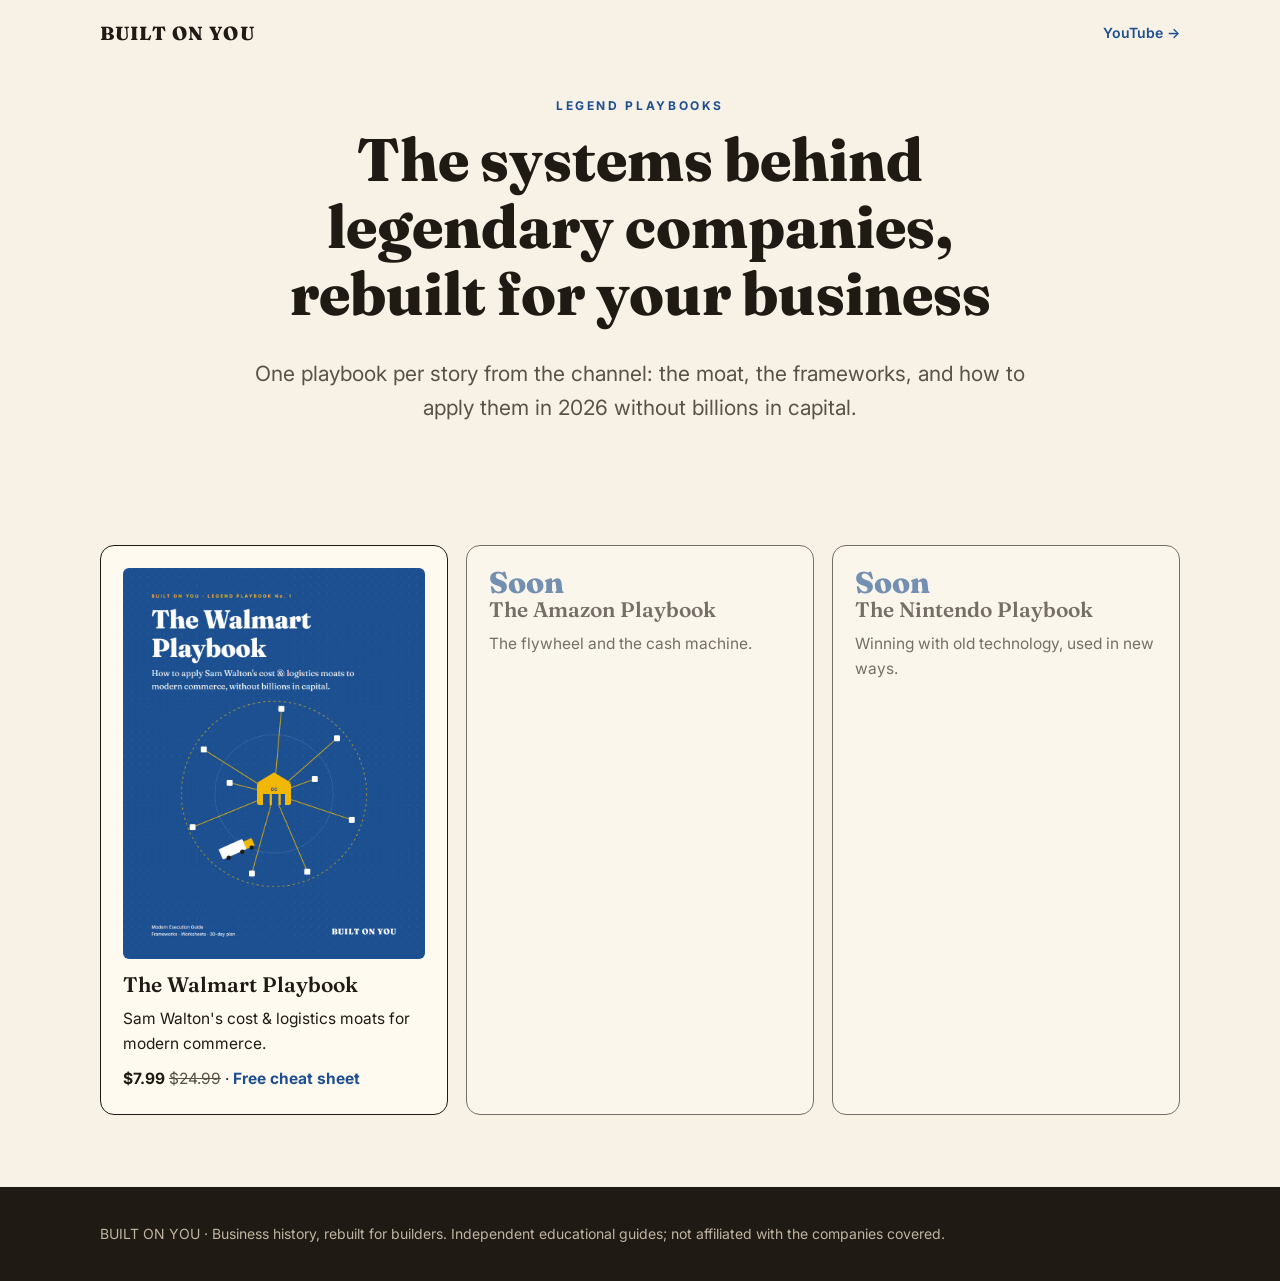
<file: index.html>
<!doctype html>
<html lang="en">
<head>
<meta charset="utf-8">
<meta name="viewport" content="width=device-width,initial-scale=1">
<title>Built On You — Legend Playbooks</title>
<meta name="description" content="Business history, rebuilt for builders. Playbooks that turn legendary companies' systems into tactics for your business.">
<link rel="preconnect" href="https://fonts.googleapis.com">
<link href="https://fonts.googleapis.com/css2?family=Fraunces:opsz,wght@9..144,600;9..144,800&family=Inter:wght@400;600;700;800&display=swap" rel="stylesheet">
<link rel="stylesheet" href="assets/site.css">
</head>
<body>
<div class="wrap"><nav><a class="logo" href="./">BUILT ON YOU</a><a class="small" href="https://www.youtube.com/@builtonyou">YouTube →</a></nav></div>
<header class="hero">
  <div class="wrap" style="max-width:820px;text-align:center">
    <div class="kicker">Legend Playbooks</div>
    <h1>The systems behind legendary companies, rebuilt for your business</h1>
    <p class="lead">One playbook per story from the channel: the moat, the frameworks, and how to apply them in 2026 without billions in capital.</p>
  </div>
</header>
<section style="padding-top:0">
  <div class="wrap cards">
    <a class="card" href="walmart/" style="text-decoration:none;color:inherit">
      <img src="assets/walmart/cover.jpg" alt="The Walmart Playbook cover" style="border-radius:6px;margin-bottom:14px">
      <h3>The Walmart Playbook</h3><p>Sam Walton's cost &amp; logistics moats for modern commerce.</p>
      <p style="margin-top:10px"><b>$7.99</b> <s style="color:var(--soft)">$24.99</s> · <span style="color:var(--blue);font-weight:700">Free cheat sheet</span></p>
    </a>
    <div class="card" style="opacity:.6"><div class="big">Soon</div><h3>The Amazon Playbook</h3><p>The flywheel and the cash machine.</p></div>
    <div class="card" style="opacity:.6"><div class="big">Soon</div><h3>The Nintendo Playbook</h3><p>Winning with old technology, used in new ways.</p></div>
  </div>
</section>
<footer><div class="wrap">BUILT ON YOU · Business history, rebuilt for builders. Independent educational guides; not affiliated with the companies covered.</div></footer>
</body>
</html>
</file>
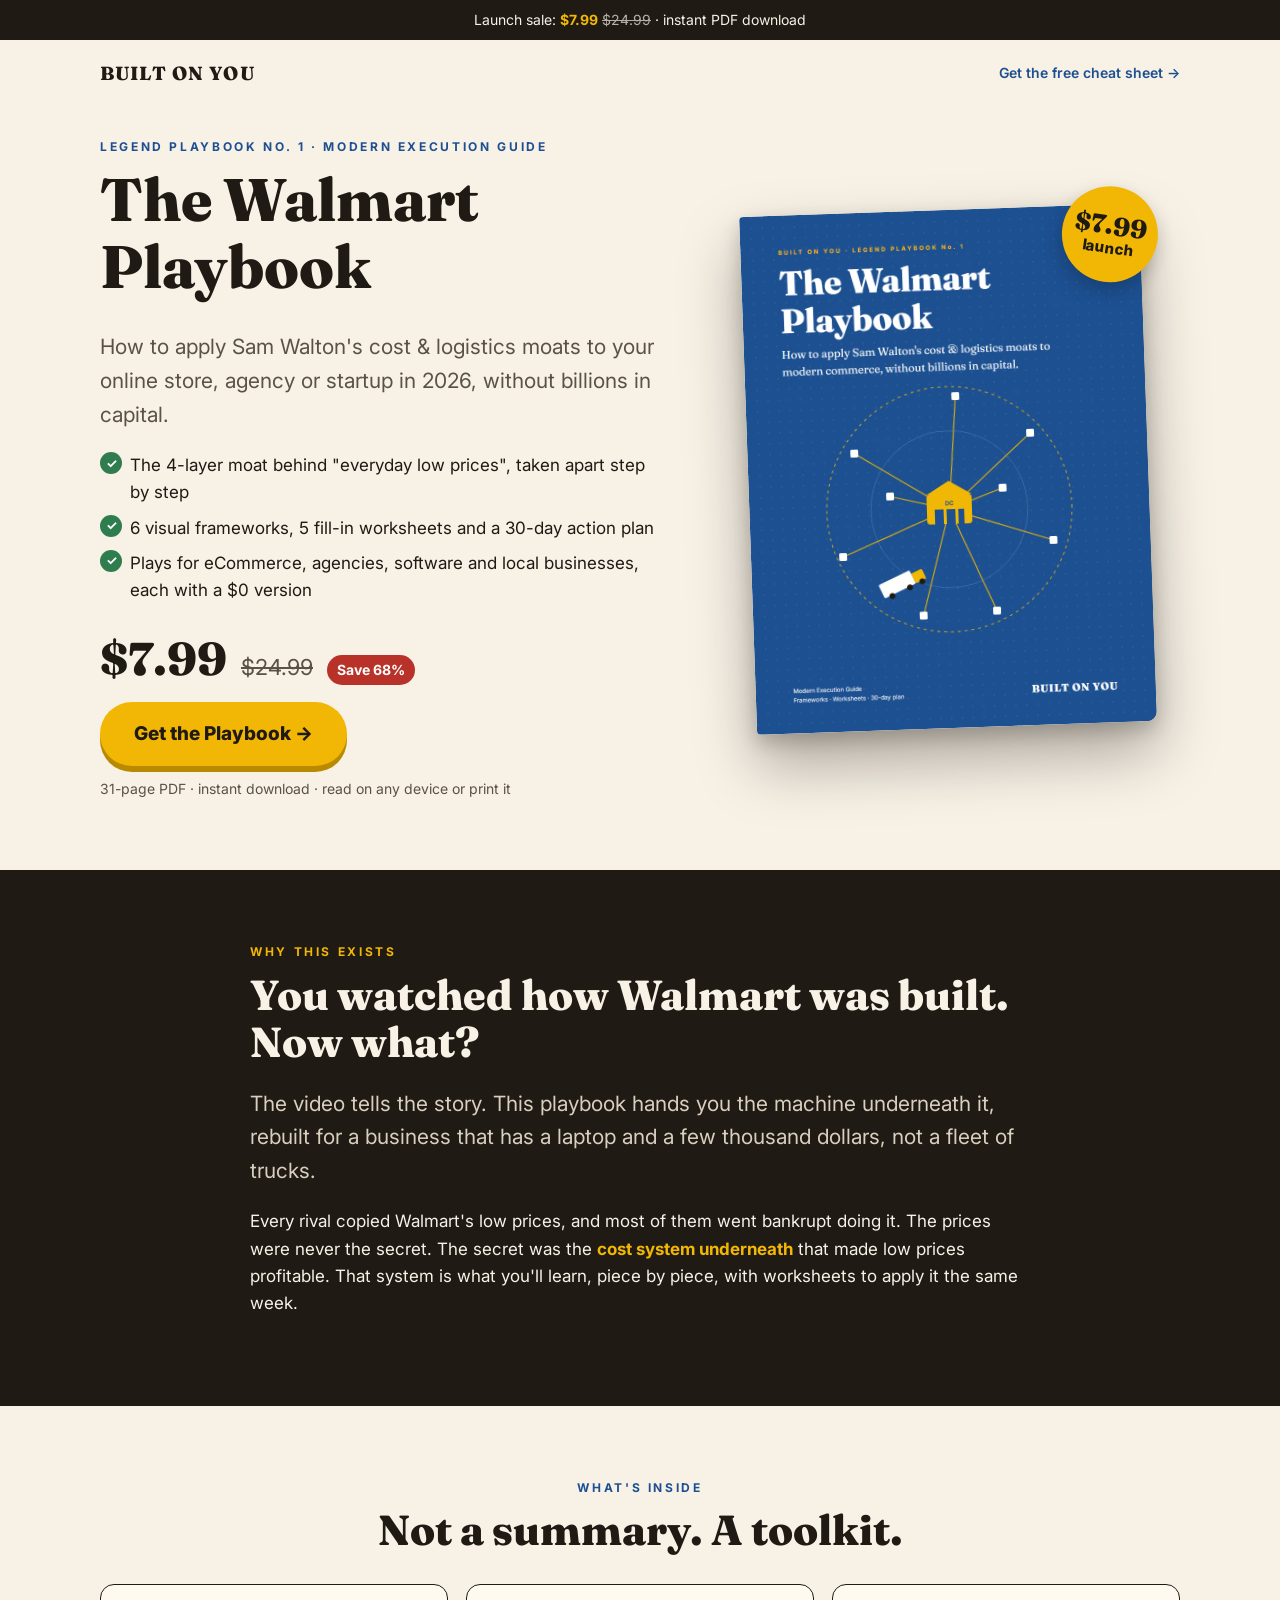
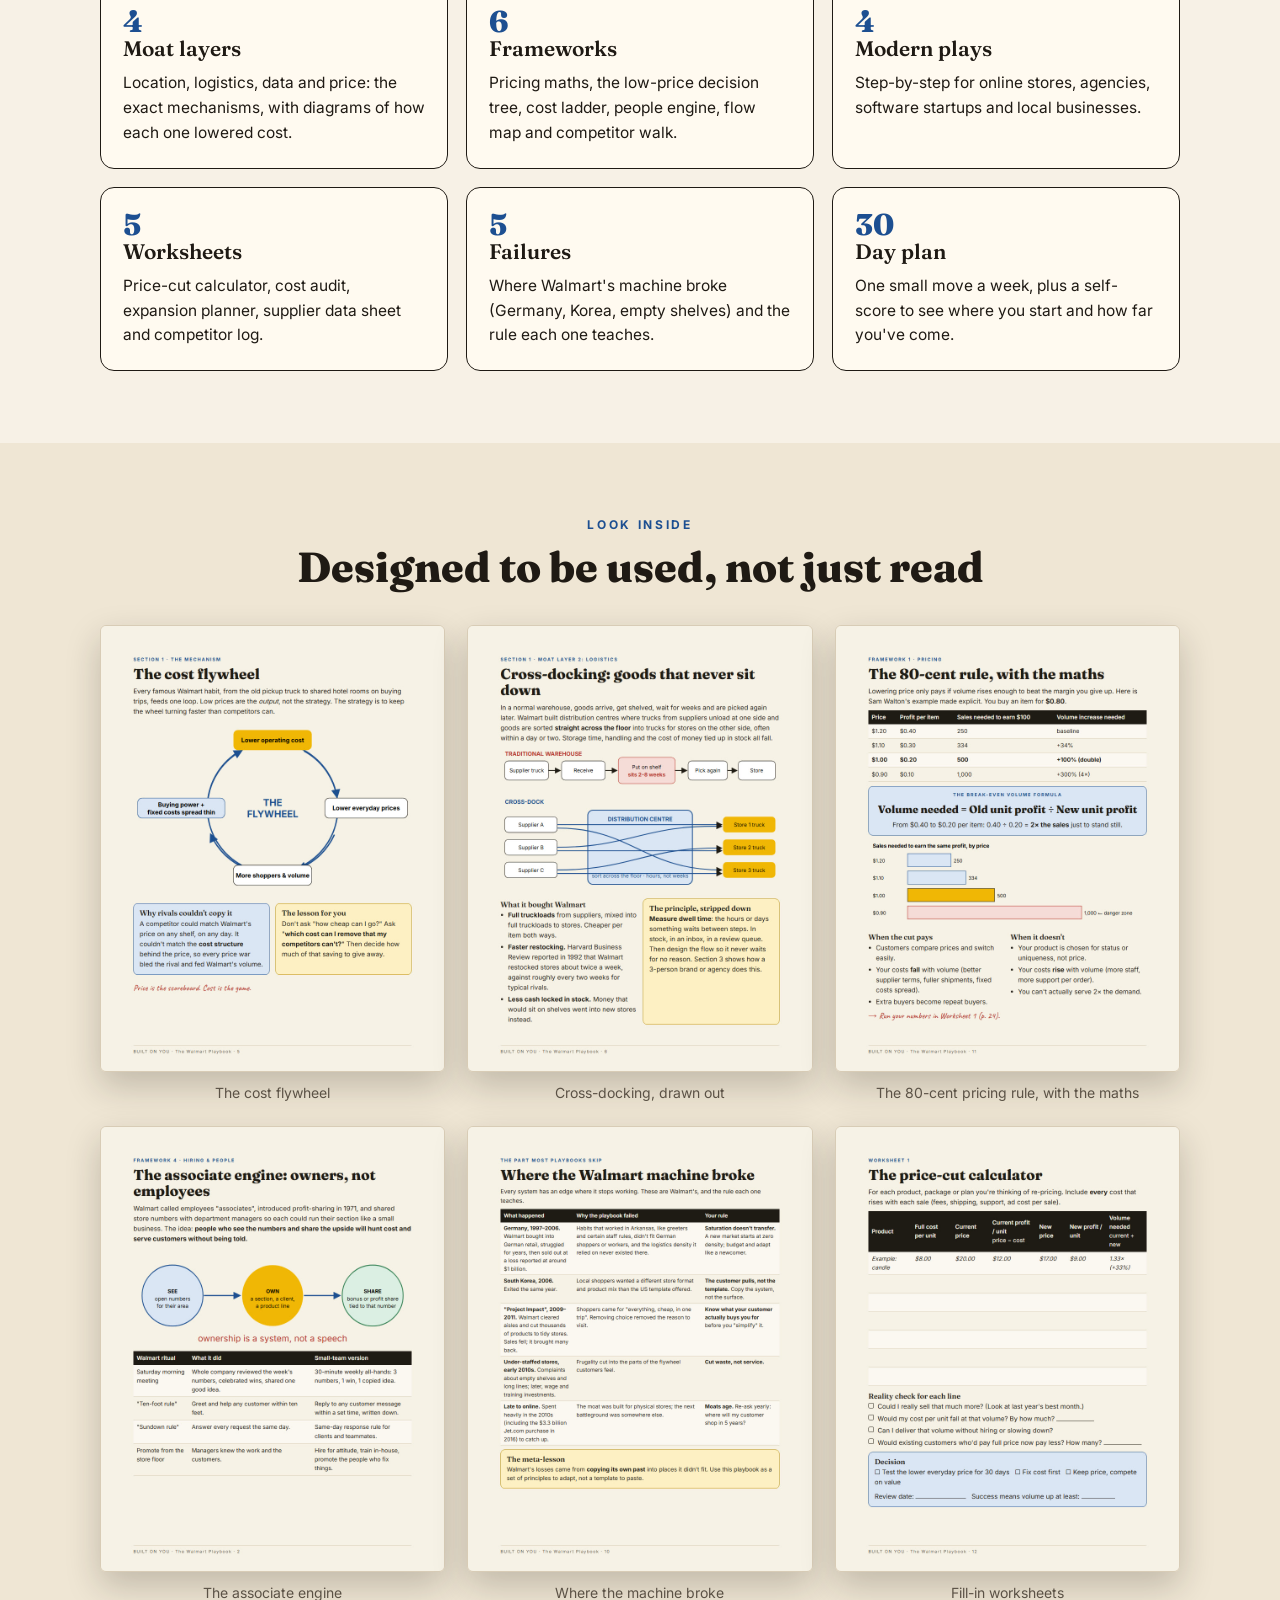
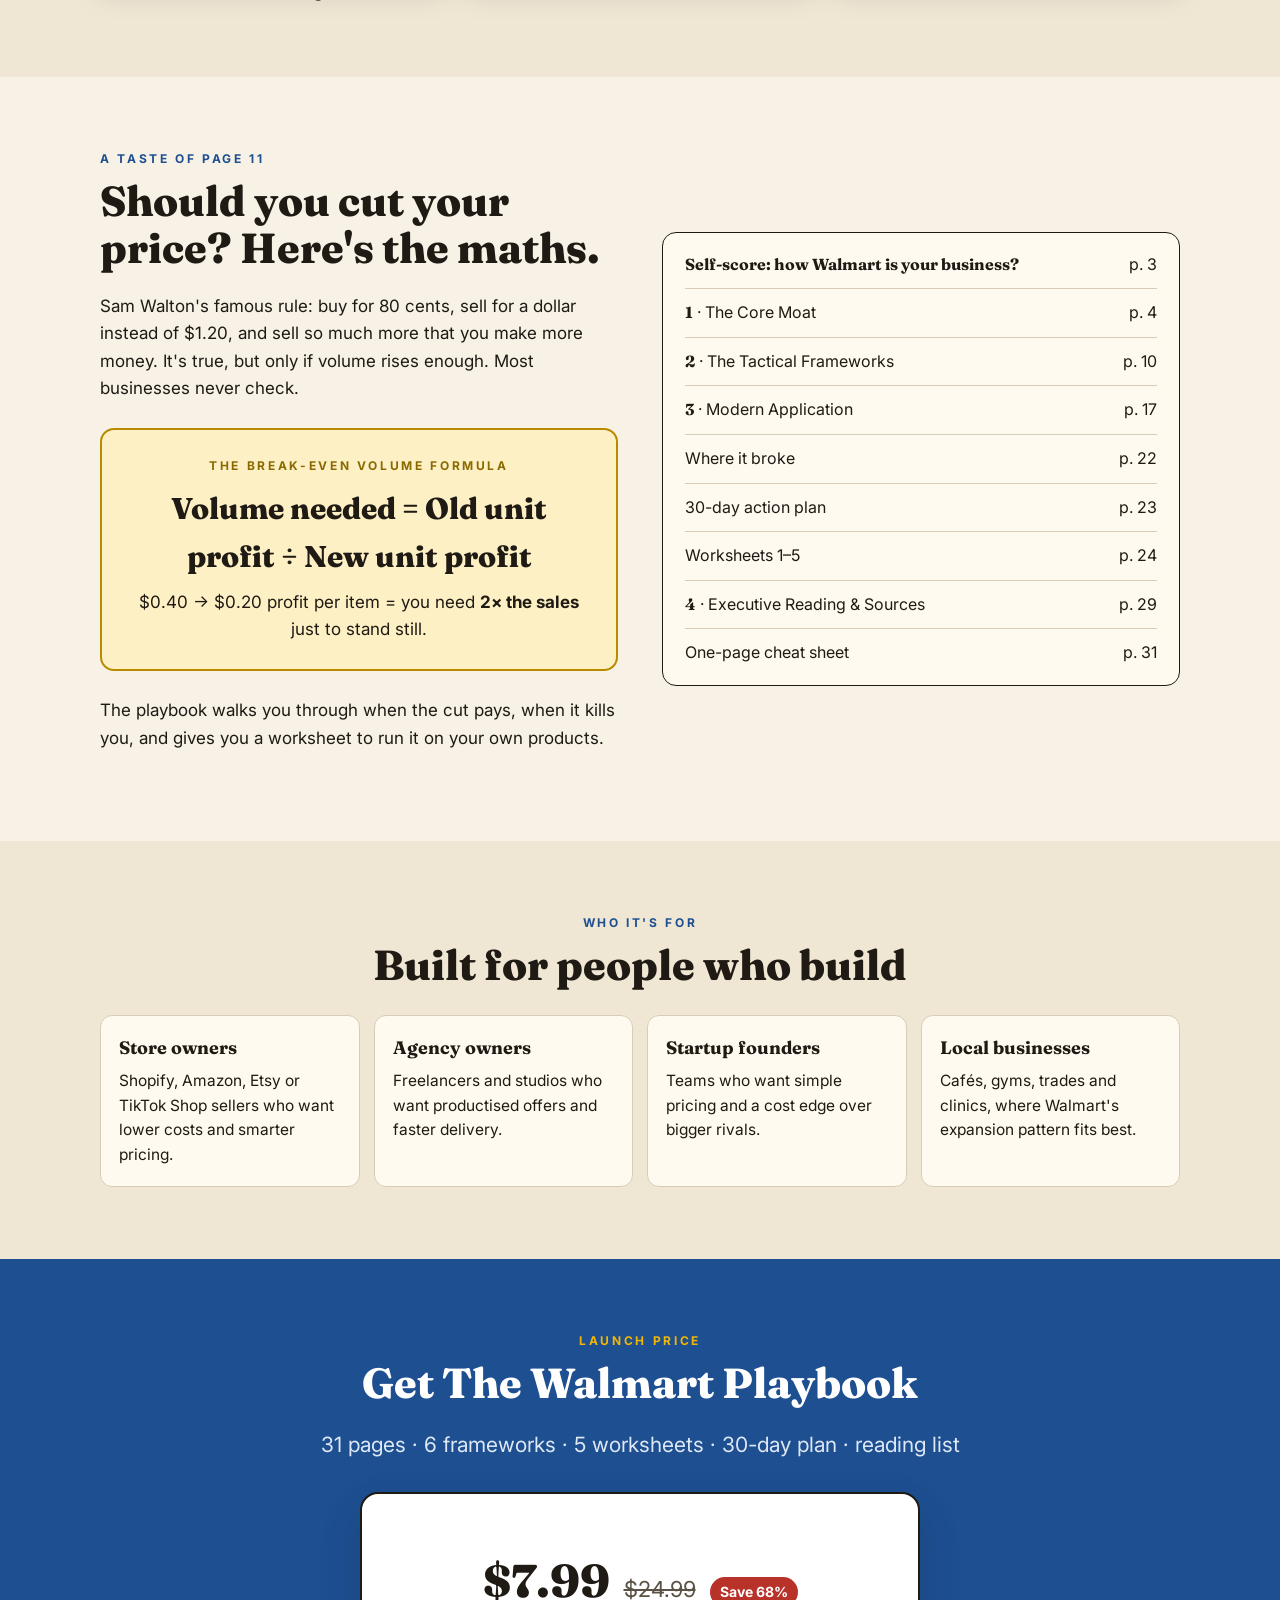
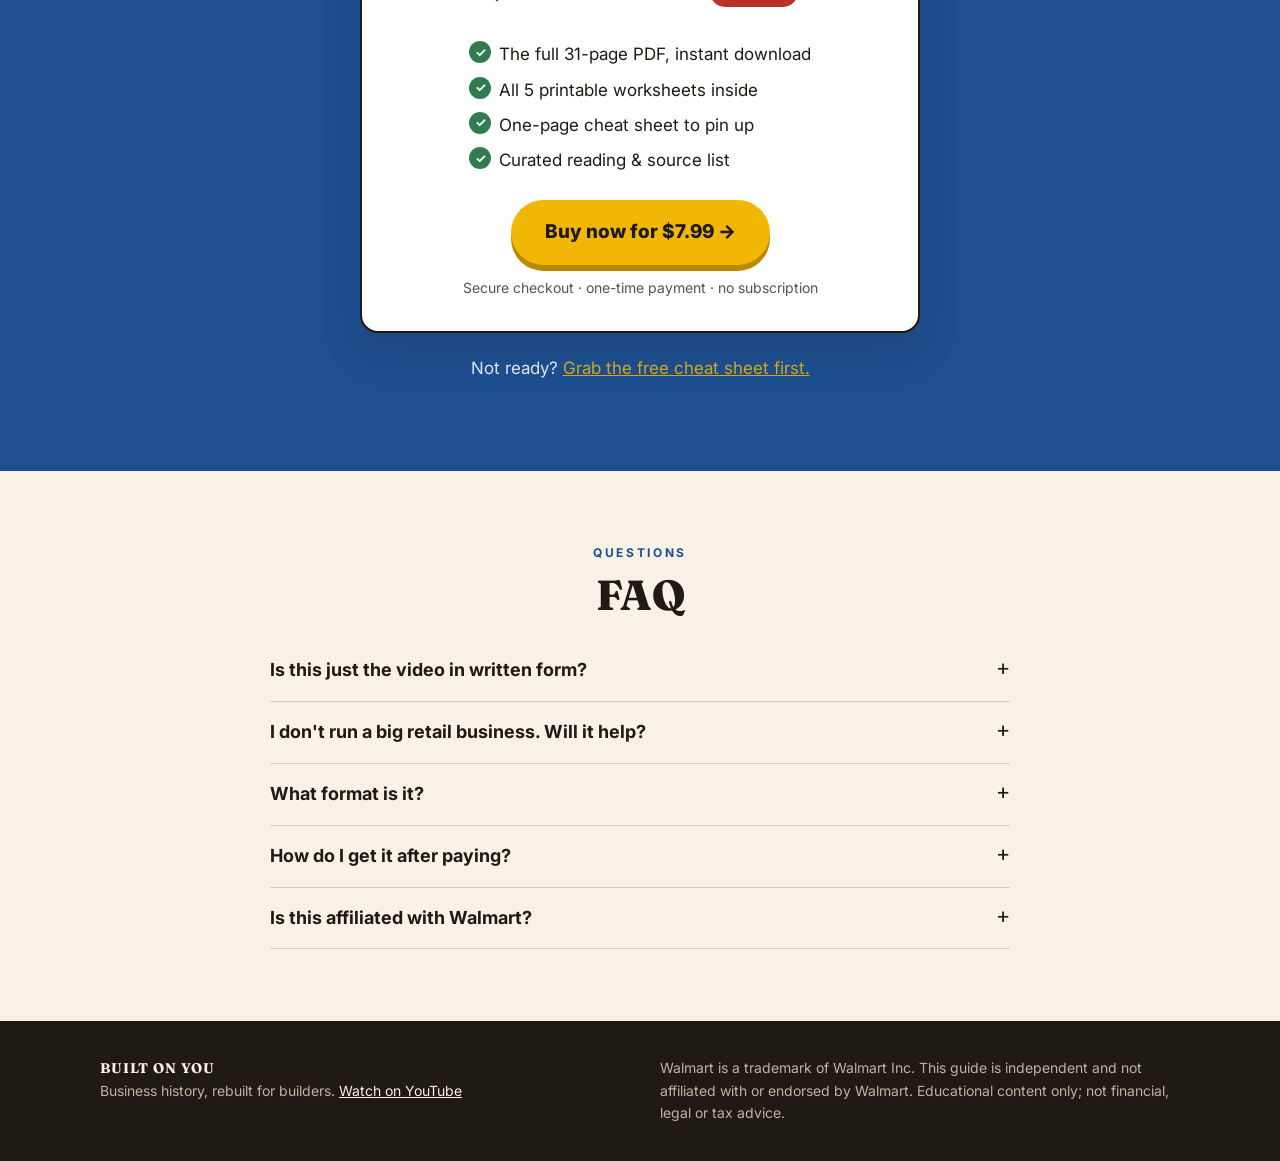
<file: walmart/index.html>
<!doctype html>
<html lang="en">
<head>
<meta charset="utf-8">
<meta name="viewport" content="width=device-width,initial-scale=1">
<title>The Walmart Playbook — Built On You</title>
<meta name="description" content="How to apply Sam Walton's cost and logistics moats to modern commerce, without billions in capital. 31-page guide with frameworks, worksheets and a 30-day plan.">
<meta property="og:title" content="The Walmart Playbook: Modern Execution Guide">
<meta property="og:description" content="Sam Walton's cost & logistics moats, rebuilt for online stores, agencies and startups in 2026.">
<meta property="og:image" content="../assets/walmart/cover.jpg">
<link rel="preconnect" href="https://fonts.googleapis.com">
<link href="https://fonts.googleapis.com/css2?family=Fraunces:opsz,wght@9..144,600;9..144,800&family=Inter:wght@400;600;700;800&display=swap" rel="stylesheet">
<link rel="stylesheet" href="../assets/site.css">
<script>
  // ===== SETTINGS: paste your checkout link here =====
  window.BUY_URL = "https://test.checkout.dodopayments.com/buy/pdt_0NpX0iGcWOwMrVFdFym5b"; // Dodo TEST-mode link. Swap to the live link before launch.
</script>
</head>
<body>

<div class="bar">Launch sale: <b>$7.99</b> <s style="opacity:.7">$24.99</s> · instant PDF download</div>

<div class="wrap"><nav><a class="logo" href="../">BUILT ON YOU</a><a class="small" href="free/">Get the free cheat sheet →</a></nav></div>

<!-- HERO -->
<header class="hero">
  <div class="wrap hero-grid">
    <div>
      <div class="kicker">Legend Playbook No. 1 · Modern Execution Guide</div>
      <h1>The Walmart Playbook</h1>
      <p class="lead">How to apply Sam Walton's cost &amp; logistics moats to your online store, agency or startup in 2026, without billions in capital.</p>
      <ul class="ticks">
        <li>The 4-layer moat behind "everyday low prices", taken apart step by step</li>
        <li>6 visual frameworks, 5 fill-in worksheets and a 30-day action plan</li>
        <li>Plays for eCommerce, agencies, software and local businesses, each with a $0 version</li>
      </ul>
      <div class="price"><span class="now">$7.99</span><span class="was">$24.99</span><span class="save">Save 68%</span></div>
      <a class="btn buy" href="#buy">Get the Playbook →</a>
      <div class="fine">31-page PDF · instant download · read on any device or print it</div>
    </div>
    <div class="book"><img src="../assets/walmart/cover.jpg" alt="The Walmart Playbook cover" width="816" height="1056"><div class="badge"><span>$7.99</span>launch</div></div>
  </div>
</header>

<!-- PROBLEM -->
<section class="ink">
  <div class="wrap" style="max-width:820px">
    <div class="kicker">Why this exists</div>
    <h2>You watched how Walmart was built. Now what?</h2>
    <p class="lead" style="color:#d9cfbf">The video tells the story. This playbook hands you the machine underneath it, rebuilt for a business that has a laptop and a few thousand dollars, not a fleet of trucks.</p>
    <p>Every rival copied Walmart's low prices, and most of them went bankrupt doing it. The prices were never the secret. The secret was the <b style="color:var(--spark)">cost system underneath</b> that made low prices profitable. That system is what you'll learn, piece by piece, with worksheets to apply it the same week.</p>
  </div>
</section>

<!-- WHAT'S INSIDE -->
<section>
  <div class="wrap">
    <div class="center"><div class="kicker">What's inside</div><h2>Not a summary. A toolkit.</h2></div>
    <div class="cards">
      <div class="card"><div class="big">4</div><h3>Moat layers</h3><p>Location, logistics, data and price: the exact mechanisms, with diagrams of how each one lowered cost.</p></div>
      <div class="card"><div class="big">6</div><h3>Frameworks</h3><p>Pricing maths, the low-price decision tree, cost ladder, people engine, flow map and competitor walk.</p></div>
      <div class="card"><div class="big">4</div><h3>Modern plays</h3><p>Step-by-step for online stores, agencies, software startups and local businesses.</p></div>
      <div class="card"><div class="big">5</div><h3>Worksheets</h3><p>Price-cut calculator, cost audit, expansion planner, supplier data sheet and competitor log.</p></div>
      <div class="card"><div class="big">5</div><h3>Failures</h3><p>Where Walmart's machine broke (Germany, Korea, empty shelves) and the rule each one teaches.</p></div>
      <div class="card"><div class="big">30</div><h3>Day plan</h3><p>One small move a week, plus a self-score to see where you start and how far you've come.</p></div>
    </div>
  </div>
</section>

<!-- GALLERY -->
<section style="background:var(--paper2)">
  <div class="wrap">
    <div class="center"><div class="kicker">Look inside</div><h2>Designed to be used, not just read</h2></div>
    <div class="gallery">
      <figure><img src="../assets/walmart/flywheel.jpg" alt="The cost flywheel page" loading="lazy"><figcaption>The cost flywheel</figcaption></figure>
      <figure><img src="../assets/walmart/crossdock.jpg" alt="Cross-docking page" loading="lazy"><figcaption>Cross-docking, drawn out</figcaption></figure>
      <figure><img src="../assets/walmart/pricing.jpg" alt="Pricing maths page" loading="lazy"><figcaption>The 80-cent pricing rule, with the maths</figcaption></figure>
      <figure><img src="../assets/walmart/people.jpg" alt="People engine page" loading="lazy"><figcaption>The associate engine</figcaption></figure>
      <figure><img src="../assets/walmart/broke.jpg" alt="Where it broke page" loading="lazy"><figcaption>Where the machine broke</figcaption></figure>
      <figure><img src="../assets/walmart/worksheet.jpg" alt="Worksheet page" loading="lazy"><figcaption>Fill-in worksheets</figcaption></figure>
    </div>
  </div>
</section>

<!-- SAMPLE -->
<section>
  <div class="wrap split">
    <div>
      <div class="kicker">A taste of page 11</div>
      <h2>Should you cut your price? Here's the maths.</h2>
      <p>Sam Walton's famous rule: buy for 80 cents, sell for a dollar instead of $1.20, and sell so much more that you make more money. It's true, but only if volume rises enough. Most businesses never check.</p>
      <div class="formula"><div class="kicker" style="color:#8a6a00">The break-even volume formula</div><div class="f">Volume needed = Old unit profit ÷ New unit profit</div><p style="margin:8px 0 0">$0.40 → $0.20 profit per item = you need <b>2× the sales</b> just to stand still.</p></div>
      <p>The playbook walks you through when the cut pays, when it kills you, and gives you a worksheet to run it on your own products.</p>
    </div>
    <div class="toc">
      <div><b>Self-score: how Walmart is your business?</b><span>p. 3</span></div>
      <div><span><b>1</b> · The Core Moat</span><span>p. 4</span></div>
      <div><span><b>2</b> · The Tactical Frameworks</span><span>p. 10</span></div>
      <div><span><b>3</b> · Modern Application</span><span>p. 17</span></div>
      <div><span>Where it broke</span><span>p. 22</span></div>
      <div><span>30-day action plan</span><span>p. 23</span></div>
      <div><span>Worksheets 1–5</span><span>p. 24</span></div>
      <div><span><b>4</b> · Executive Reading &amp; Sources</span><span>p. 29</span></div>
      <div><span>One-page cheat sheet</span><span>p. 31</span></div>
    </div>
  </div>
</section>

<!-- WHO -->
<section style="background:var(--paper2)">
  <div class="wrap">
    <div class="center"><div class="kicker">Who it's for</div><h2>Built for people who build</h2></div>
    <div class="who">
      <div><b>Store owners</b>Shopify, Amazon, Etsy or TikTok Shop sellers who want lower costs and smarter pricing.</div>
      <div><b>Agency owners</b>Freelancers and studios who want productised offers and faster delivery.</div>
      <div><b>Startup founders</b>Teams who want simple pricing and a cost edge over bigger rivals.</div>
      <div><b>Local businesses</b>Cafés, gyms, trades and clinics, where Walmart's expansion pattern fits best.</div>
    </div>
  </div>
</section>

<!-- BUY -->
<section class="dark" id="buy">
  <div class="wrap center">
    <div class="kicker">Launch price</div>
    <h2>Get The Walmart Playbook</h2>
    <p class="lead">31 pages · 6 frameworks · 5 worksheets · 30-day plan · reading list</p>
    <div class="buybox" style="color:var(--ink)">
      <div class="price" style="justify-content:center"><span class="now">$7.99</span><span class="was">$24.99</span><span class="save">Save 68%</span></div>
      <ul class="ticks" style="text-align:left;display:inline-block">
        <li>The full 31-page PDF, instant download</li>
        <li>All 5 printable worksheets inside</li>
        <li>One-page cheat sheet to pin up</li>
        <li>Curated reading &amp; source list</li>
      </ul><br>
      <a class="btn buy" href="#buy">Buy now for $7.99 →</a>
      <div class="fine">Secure checkout · one-time payment · no subscription</div>
    </div>
    <p style="margin-top:22px;opacity:.85">Not ready? <a href="free/" style="color:var(--spark)">Grab the free cheat sheet first.</a></p>
  </div>
</section>

<!-- FAQ -->
<section>
  <div class="wrap faq" style="max-width:780px">
    <div class="center"><div class="kicker">Questions</div><h2>FAQ</h2></div>
    <details><summary>Is this just the video in written form?</summary><p>No. The video tells Walmart's story. The playbook skips the story and gives you the systems behind it (pricing, logistics, cost, people) plus worksheets and plays to apply them to your own business.</p></details>
    <details><summary>I don't run a big retail business. Will it help?</summary><p>Yes. Section 3 translates every idea for online stores, agencies, software startups and local businesses, and each play has a version you can start for close to $0.</p></details>
    <details><summary>What format is it?</summary><p>A 31-page PDF in US Letter size. It reads well on a laptop, tablet or phone, and the worksheets are designed to be printed or copied into a spreadsheet.</p></details>
    <details><summary>How do I get it after paying?</summary><p>You'll get the download link right after checkout and by email.</p></details>
    <details><summary>Is this affiliated with Walmart?</summary><p>No. It's an independent educational guide by Built On You, based on published books, company records and public history.</p></details>
  </div>
</section>

<footer>
  <div class="wrap" style="display:flex;justify-content:space-between;gap:20px;flex-wrap:wrap">
    <div><b style="color:var(--paper);font-family:Fraunces,serif;letter-spacing:.06em">BUILT ON YOU</b><br>Business history, rebuilt for builders. <a href="https://www.youtube.com/@builtonyou">Watch on YouTube</a></div>
    <div style="max-width:520px">Walmart is a trademark of Walmart Inc. This guide is independent and not affiliated with or endorsed by Walmart. Educational content only; not financial, legal or tax advice.</div>
  </div>
</footer>

<script>
  document.querySelectorAll("a.buy").forEach(function (a) {
    if (window.BUY_URL && window.BUY_URL !== "#buy") { a.href = window.BUY_URL; }
  });
</script>
</body>
</html>
</file>
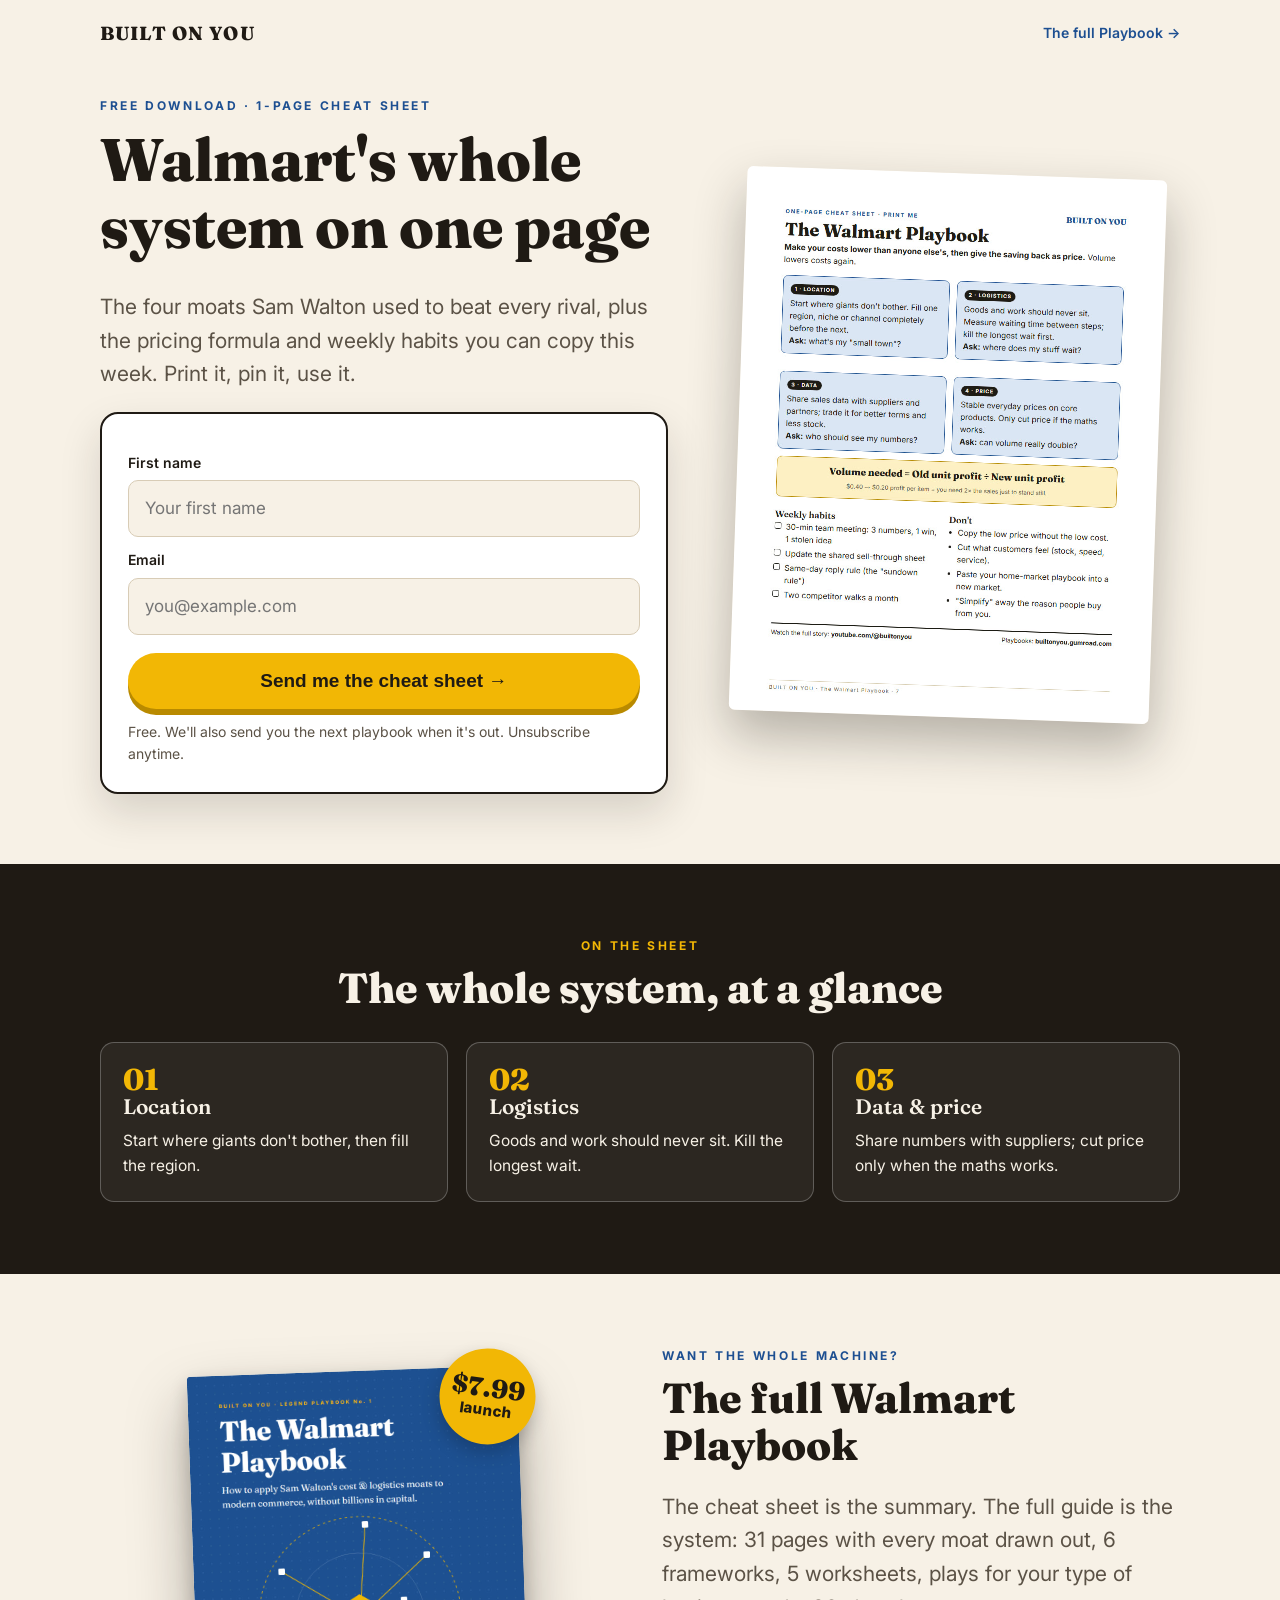
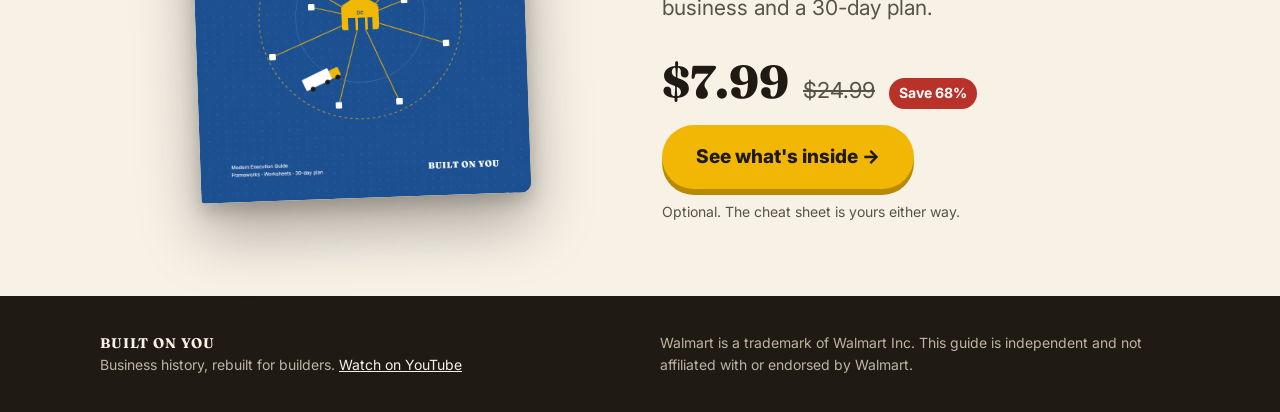
<file: walmart/free/index.html>
<!doctype html>
<html lang="en">
<head>
<meta charset="utf-8">
<meta name="viewport" content="width=device-width,initial-scale=1">
<title>Free: The Walmart Playbook Cheat Sheet — Built On You</title>
<meta name="description" content="Sam Walton's whole business system on one printable page. Free download from Built On You.">
<meta property="og:title" content="Free: The Walmart Playbook Cheat Sheet">
<meta property="og:image" content="../../assets/walmart/cheatsheet.jpg">
<link rel="preconnect" href="https://fonts.googleapis.com">
<link href="https://fonts.googleapis.com/css2?family=Fraunces:opsz,wght@9..144,600;9..144,800&family=Inter:wght@400;600;700;800&display=swap" rel="stylesheet">
<link rel="stylesheet" href="../../assets/site.css">
<script>
  // ===== SETTINGS =====
  // Where sign-ups are sent. Leave empty to skip email capture and show the download straight away.
  // Paste the form endpoint from your email tool (e.g. a Kit/ConvertKit, MailerLite or Beehiiv form URL).
  window.EMAIL_ENDPOINT = "";
  window.FILE_URL = "../../assets/walmart/walmart-cheat-sheet.pdf";
</script>
</head>
<body>

<div class="wrap"><nav><a class="logo" href="../../">BUILT ON YOU</a><a class="small" href="../">The full Playbook →</a></nav></div>

<header class="hero">
  <div class="wrap hero-grid">
    <div>
      <div class="kicker">Free download · 1-page cheat sheet</div>
      <h1>Walmart's whole system on one page</h1>
      <p class="lead">The four moats Sam Walton used to beat every rival, plus the pricing formula and weekly habits you can copy this week. Print it, pin it, use it.</p>
      <div class="optin" id="optin">
        <form id="form" novalidate>
          <label for="name">First name</label>
          <input id="name" name="first_name" autocomplete="given-name" placeholder="Your first name">
          <label for="email">Email</label>
          <input id="email" name="email" type="email" autocomplete="email" placeholder="you@example.com" required>
          <button class="btn" type="submit">Send me the cheat sheet →</button>
          <div class="fine" id="msg">Free. We'll also send you the next playbook when it's out. Unsubscribe anytime.</div>
        </form>
        <div class="done" id="done">
          <h3>It's yours 🎉</h3>
          <p>Your cheat sheet is ready.</p>
          <a class="btn blue" id="dl" href="#" download>Download the PDF ↓</a>
        </div>
      </div>
    </div>
    <div class="sheet"><img src="../../assets/walmart/cheatsheet.jpg" alt="The Walmart Playbook cheat sheet" width="816" height="1056"></div>
  </div>
</header>

<section class="ink">
  <div class="wrap">
    <div class="center"><div class="kicker">On the sheet</div><h2>The whole system, at a glance</h2></div>
    <div class="cards">
      <div class="card" style="background:rgba(255,255,255,.06);color:var(--paper);border-color:rgba(255,255,255,.25)"><div class="big" style="color:var(--spark)">01</div><h3>Location</h3><p>Start where giants don't bother, then fill the region.</p></div>
      <div class="card" style="background:rgba(255,255,255,.06);color:var(--paper);border-color:rgba(255,255,255,.25)"><div class="big" style="color:var(--spark)">02</div><h3>Logistics</h3><p>Goods and work should never sit. Kill the longest wait.</p></div>
      <div class="card" style="background:rgba(255,255,255,.06);color:var(--paper);border-color:rgba(255,255,255,.25)"><div class="big" style="color:var(--spark)">03</div><h3>Data &amp; price</h3><p>Share numbers with suppliers; cut price only when the maths works.</p></div>
    </div>
  </div>
</section>

<!-- UPSELL -->
<section>
  <div class="wrap split">
    <div class="book" style="max-width:330px"><img src="../../assets/walmart/cover.jpg" alt="The Walmart Playbook cover" width="816" height="1056"><div class="badge"><span>$7.99</span>launch</div></div>
    <div>
      <div class="kicker">Want the whole machine?</div>
      <h2>The full Walmart Playbook</h2>
      <p class="lead">The cheat sheet is the summary. The full guide is the system: 31 pages with every moat drawn out, 6 frameworks, 5 worksheets, plays for your type of business and a 30-day plan.</p>
      <div class="price"><span class="now">$7.99</span><span class="was">$24.99</span><span class="save">Save 68%</span></div>
      <a class="btn" href="../">See what's inside →</a>
      <div class="fine">Optional. The cheat sheet is yours either way.</div>
    </div>
  </div>
</section>

<footer>
  <div class="wrap" style="display:flex;justify-content:space-between;gap:20px;flex-wrap:wrap">
    <div><b style="color:var(--paper);font-family:Fraunces,serif;letter-spacing:.06em">BUILT ON YOU</b><br>Business history, rebuilt for builders. <a href="https://www.youtube.com/@builtonyou">Watch on YouTube</a></div>
    <div style="max-width:520px">Walmart is a trademark of Walmart Inc. This guide is independent and not affiliated with or endorsed by Walmart.</div>
  </div>
</footer>

<script>
  var form = document.getElementById("form"), msg = document.getElementById("msg");
  document.getElementById("dl").href = window.FILE_URL;
  function reveal() { form.style.display = "none"; document.getElementById("done").classList.add("show"); }
  form.addEventListener("submit", function (e) {
    e.preventDefault();
    var email = form.email.value.trim();
    if (!/^[^\s@]+@[^\s@]+\.[^\s@]+$/.test(email)) { msg.textContent = "Please enter a valid email address."; msg.style.color = "#b8322a"; form.email.focus(); return; }
    if (!window.EMAIL_ENDPOINT) { reveal(); return; }
    var btn = form.querySelector("button"); btn.disabled = true; btn.textContent = "Sending…";
    fetch(window.EMAIL_ENDPOINT, { method: "POST", body: new FormData(form), mode: "no-cors" })
      .then(reveal)
      .catch(function () { msg.textContent = "Couldn't sign you up just now, but here's your download."; reveal(); });
  });
</script>
</body>
</html>
</file>
<file: assets/site.css>
:root{
  --paper:#f7f1e6; --paper2:#efe6d4; --ink:#1f1a14; --soft:#5b5246; --line:#d8ccb6;
  --blue:#1d4f91; --blue-dk:#153a6b; --blue2:#dbe6f5; --spark:#f2b705; --spark2:#fdf0c4; --red:#b8322a; --green:#2f7d4f;
}
*{box-sizing:border-box}
html{scroll-behavior:smooth}
body{margin:0;background:var(--paper);color:var(--ink);font-family:Inter,Arial,sans-serif;font-size:17px;line-height:1.6;-webkit-font-smoothing:antialiased}
img{max-width:100%;height:auto;display:block}
a{color:var(--blue)}
h1,h2,h3{font-family:Fraunces,Georgia,serif;line-height:1.12;margin:0 0 .5em}
h1{font-size:clamp(34px,5.4vw,60px);font-weight:800}
h2{font-size:clamp(28px,3.8vw,42px);font-weight:800}
h3{font-size:21px;font-weight:600}
p{margin:0 0 1em}
.wrap{max-width:1120px;margin:0 auto;padding:0 20px}
.kicker{font-size:12px;letter-spacing:.22em;text-transform:uppercase;font-weight:700;color:var(--blue);margin-bottom:10px}
.lead{font-size:clamp(18px,2vw,21px);color:var(--soft)}
section{padding:72px 0}
.center{text-align:center}

/* top bar */
.bar{background:var(--ink);color:var(--paper);font-size:14px;text-align:center;padding:9px 16px}
.bar b{color:var(--spark)}
nav{display:flex;justify-content:space-between;align-items:center;padding:18px 0}
.logo{font-family:Fraunces,serif;font-weight:800;letter-spacing:.06em;font-size:19px;color:var(--ink);text-decoration:none}
nav a.small{font-size:14px;font-weight:600;text-decoration:none}

/* hero */
.hero{padding:30px 0 70px}
.hero-grid{display:grid;grid-template-columns:1.1fr .9fr;gap:48px;align-items:center}
.book{position:relative;max-width:400px;margin:0 auto;transform:rotate(-2deg)}
.book img{border-radius:4px 10px 10px 4px;box-shadow:-6px 0 0 #15325c inset, 0 30px 60px rgba(31,26,20,.35), 0 8px 18px rgba(31,26,20,.2)}
.book .badge{position:absolute;top:-18px;right:-18px;background:var(--spark);color:var(--ink);width:96px;height:96px;border-radius:50%;display:flex;flex-direction:column;align-items:center;justify-content:center;font-weight:800;font-size:15px;line-height:1.1;transform:rotate(10deg);box-shadow:0 8px 18px rgba(0,0,0,.2)}
.badge span{font-family:Fraunces,serif;font-size:26px}
.price{display:flex;align-items:baseline;gap:14px;margin:18px 0 6px;flex-wrap:wrap}
.price .now{font-family:Fraunces,serif;font-size:46px;font-weight:800;color:var(--ink)}
.price .was{font-size:22px;color:var(--soft);text-decoration:line-through}
.price .save{background:var(--red);color:#fff;font-weight:700;font-size:14px;padding:4px 10px;border-radius:20px}
.btn{display:inline-block;background:var(--spark);color:var(--ink);font-weight:800;font-size:19px;padding:17px 34px;border-radius:50px;text-decoration:none;border:0;cursor:pointer;box-shadow:0 6px 0 #b98a00;transition:transform .08s, box-shadow .08s}
.btn:hover{transform:translateY(2px);box-shadow:0 4px 0 #b98a00}
.btn.blue{background:var(--blue);color:#fff;box-shadow:0 6px 0 var(--blue-dk)}
.btn.blue:hover{box-shadow:0 4px 0 var(--blue-dk)}
.fine{font-size:14px;color:var(--soft);margin-top:12px}
.ticks{list-style:none;padding:0;margin:18px 0}
.ticks li{padding-left:30px;position:relative;margin-bottom:8px}
.ticks li::before{content:"✓";position:absolute;left:0;top:0;width:22px;height:22px;border-radius:50%;background:var(--green);color:#fff;font-size:13px;font-weight:700;display:flex;align-items:center;justify-content:center}

/* blocks */
.dark{background:var(--blue);color:#fff}
.dark .kicker{color:var(--spark)}
.dark .lead{color:#dfe8f6}
.ink{background:var(--ink);color:var(--paper)}
.ink .kicker{color:var(--spark)}
.cards{display:grid;grid-template-columns:repeat(3,1fr);gap:18px;margin-top:30px}
.card{background:#fffaf0;border:1.5px solid var(--ink);border-radius:14px;padding:22px}
.dark .card{background:rgba(255,255,255,.08);border-color:rgba(255,255,255,.3);color:#fff}
.card .big{font-family:Fraunces,serif;font-weight:800;font-size:30px;color:var(--blue);line-height:1}
.dark .card .big{color:var(--spark)}
.card p{margin:8px 0 0;font-size:15.5px}
.gallery{display:grid;grid-template-columns:repeat(3,1fr);gap:22px;margin-top:34px}
.gallery figure{margin:0}
.gallery img{border-radius:6px;box-shadow:0 14px 34px rgba(31,26,20,.22);border:1px solid var(--line)}
.gallery figcaption{font-size:14px;color:var(--soft);margin-top:10px;text-align:center}
.split{display:grid;grid-template-columns:1fr 1fr;gap:44px;align-items:center}
.toc{background:#fffaf0;border:1.5px solid var(--ink);border-radius:14px;padding:8px 22px}
.toc div{display:flex;justify-content:space-between;gap:12px;padding:11px 0;border-bottom:1px solid var(--line);font-size:16px}
.toc div:last-child{border:0}
.toc b{font-family:Fraunces,serif}
.formula{background:var(--spark2);border:2px solid #b98a00;border-radius:14px;padding:26px;text-align:center;margin:26px 0}
.formula .f{font-family:Fraunces,serif;font-size:clamp(20px,3vw,30px);font-weight:800}
.who{display:grid;grid-template-columns:repeat(4,1fr);gap:14px;margin-top:26px}
.who div{background:#fffaf0;border:1.5px solid var(--line);border-radius:12px;padding:18px;font-size:15.5px}
.who b{display:block;font-family:Fraunces,serif;font-size:18px;margin-bottom:6px}
.faq details{border-bottom:1px solid var(--line);padding:16px 0}
.faq summary{font-weight:700;cursor:pointer;font-size:18px;list-style:none}
.faq summary::after{content:"+";float:right;font-weight:400;font-size:22px;line-height:1}
.faq details[open] summary::after{content:"–"}
.faq p{margin:10px 0 0;color:var(--soft)}
.buybox{background:#fff;border:2px solid var(--ink);border-radius:18px;padding:32px;max-width:560px;margin:30px auto 0;text-align:center;box-shadow:0 18px 40px rgba(31,26,20,.15)}
footer{background:var(--ink);color:#bfb4a2;font-size:14px;padding:36px 0}
footer a{color:var(--paper)}

/* free page form */
.optin{background:#fff;border:2px solid var(--ink);border-radius:18px;padding:26px;box-shadow:0 18px 40px rgba(31,26,20,.15)}
.optin label{display:block;font-size:14px;font-weight:600;margin:12px 0 6px}
.optin input{width:100%;font:inherit;padding:14px 16px;border:1.5px solid var(--line);border-radius:10px;background:var(--paper)}
.optin input:focus{outline:2px solid var(--blue);border-color:var(--blue)}
.optin .btn{width:100%;margin-top:18px}
.done{display:none;text-align:center}
.done.show{display:block}
.sheet img{border-radius:6px;box-shadow:0 24px 50px rgba(31,26,20,.3);transform:rotate(2deg);max-width:420px;margin:0 auto}

@media (max-width:860px){
  .hero-grid,.split{grid-template-columns:1fr;gap:34px}
  .cards,.gallery{grid-template-columns:1fr 1fr}
  .who{grid-template-columns:1fr 1fr}
  .book{max-width:300px}
  section{padding:54px 0}
}
@media (max-width:540px){
  body{font-size:16px}
  .wrap{padding:0 16px}
  .cards,.gallery,.who{grid-template-columns:1fr}
  .btn{width:100%;text-align:center}
  .book .badge{width:78px;height:78px;right:-6px;font-size:13px}
  .badge span{font-size:21px}
}
</file>
